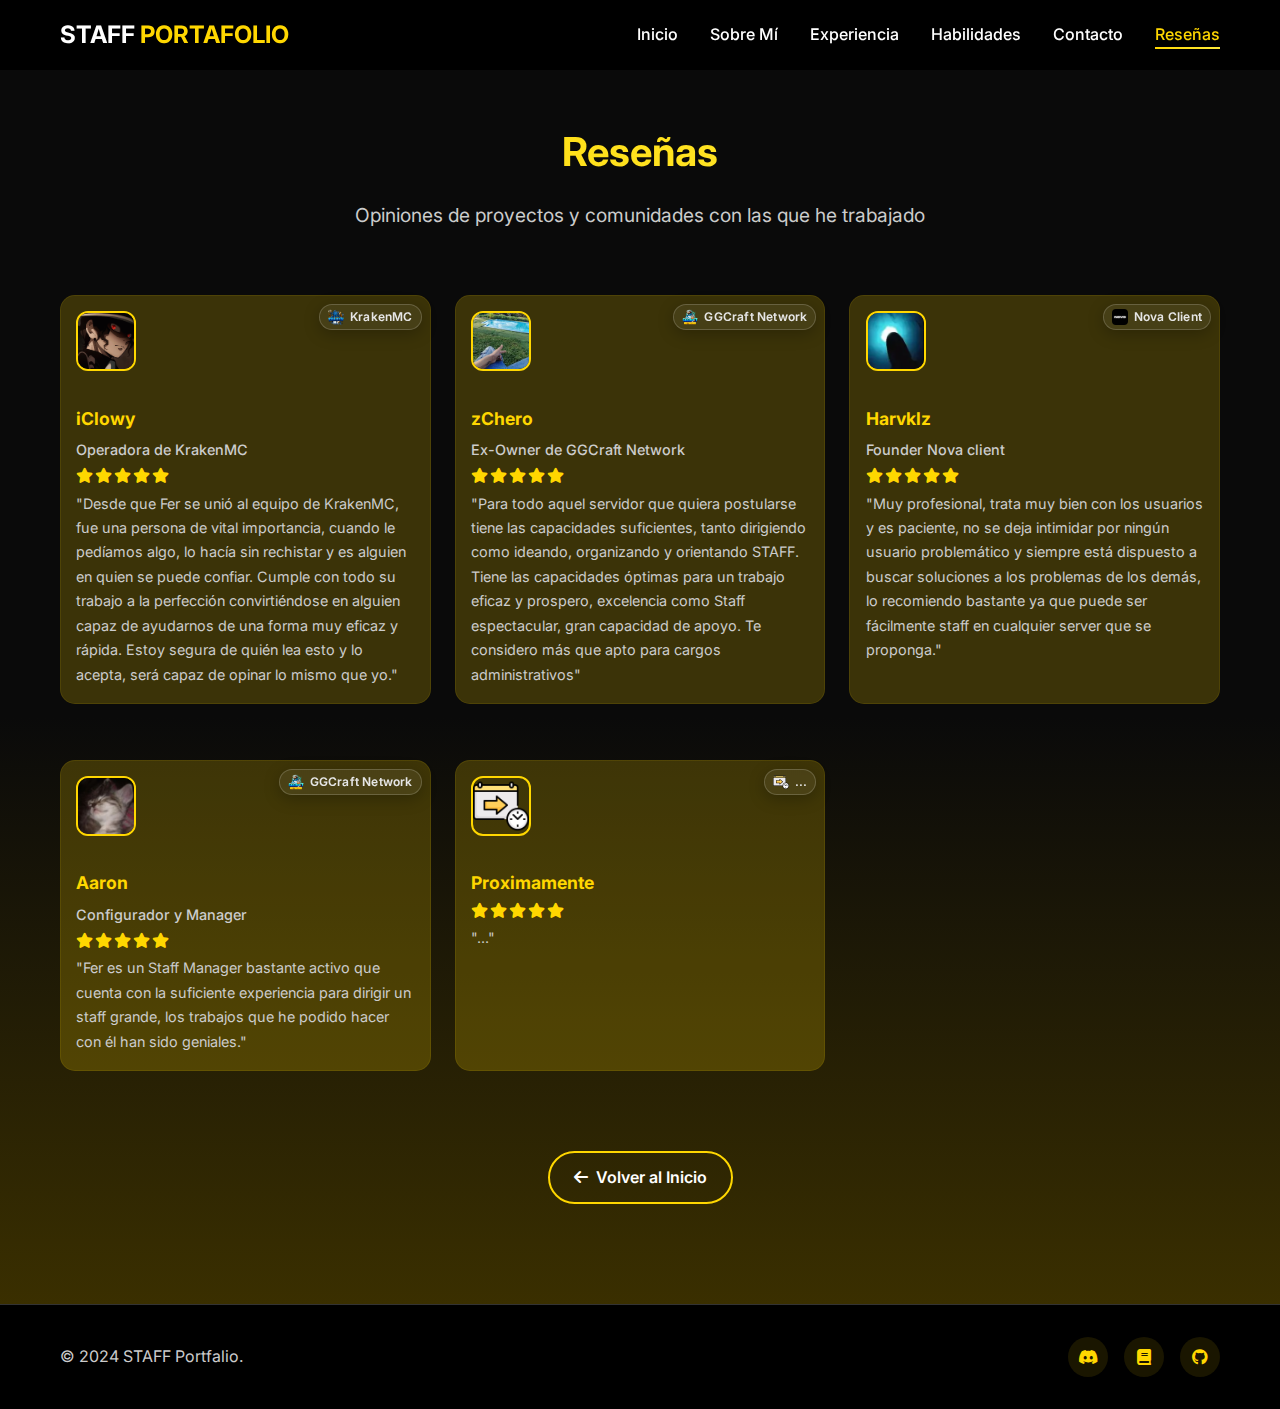
<file: reseñas/index.html>
<!DOCTYPE html>
<html lang="es">
<head>
    <meta charset="UTF-8">
    <meta name="viewport" content="width=device-width, initial-scale=1.0">
    <title>Ferxzz - Reseñas</title>
    <!-- Favicon -->
    <link rel="icon" type="image/x-icon" href="/favicon.ico">
    <link rel="icon" type="image/png" sizes="32x32" href="/favicon-32x32.png">
    <link rel="icon" type="image/png" sizes="16x16" href="/favicon-16x16.png">
    <link rel="apple-touch-icon" sizes="180x180" href="/apple-touch-icon.png">
    <link rel="stylesheet" href="/style.css">
    <link href="https://fonts.googleapis.com/css2?family=Inter:wght@300;400;500;600;700&display=swap" rel="stylesheet">
    <link rel="stylesheet" href="https://cdnjs.cloudflare.com/ajax/libs/font-awesome/6.0.0/css/all.min.css">

    <style>
        /* Ajustes específicos de la página de Reseñas */
        .reviews-grid {
            display: grid;
            grid-template-columns: repeat(3, 1fr);
            gap: 1.5rem;
        }
        .review-card {
            position: relative; /* para posicionar la insignia */
            padding: 0.95rem;
            flex-direction: column;
            align-items: flex-start;
        }
        /* Insignia de servidor (badge) */
        .server-badge {
            position: absolute;
            top: 8px;
            right: 8px;
            display: inline-flex;
            align-items: center;
            gap: 6px;
            padding: 4px 8px;
            border-radius: 999px;
            background: rgba(255, 255, 255, 0.06);
            border: 1px solid rgba(255, 255, 255, 0.18);
            backdrop-filter: blur(6px);
            -webkit-backdrop-filter: blur(6px);
            box-shadow: 0 4px 16px rgba(0, 0, 0, 0.25);
            z-index: 2;
        }
        .server-badge img {
            width: 16px;
            height: 16px;
            border-radius: 4px;
            object-fit: cover;
            display: block;
        }
        .server-badge span {
            font-size: 0.75rem;
            line-height: 1;
            color: #e6e6e6;
            font-weight: 600;
            letter-spacing: 0.2px;
        }
        .server-badge:hover {
            background: rgba(255, 255, 255, 0.1);
            border-color: rgba(255, 255, 255, 0.28);
        }

        .review-card .card-image {
            width: 60px;
            height: 60px;
            border-width: 2px;
            border-radius: 12px; /* esquinas redondeadas */
            margin-bottom: 0.6rem;
        }
        .review-card .card-content h3 {
            margin-bottom: 0.35rem;
            font-size: 1.1rem;
        }
        .review-subtitle {
            color: #cccccc;
            font-size: 0.95rem;
            font-weight: 500;
            margin-bottom: 0.35rem;
        }
        .review-card .card-content p {
            font-size: 0.9rem;
        }
        .review-stars {
            display: flex;
            align-items: center;
            gap: 2px;
            margin-bottom: 0.5rem;
        }
        .review-stars i {
            color: var(--primary-color);
            font-size: 0.95rem;
        }
        @media (max-width: 992px) {
            .reviews-grid {
                grid-template-columns: repeat(2, 1fr);
            }
        }
        @media (max-width: 600px) {
            .reviews-grid {
                grid-template-columns: 1fr;
            }
        }
    </style>
</head>
<body>
    <!-- Navigation -->
    <nav class="navbar">
        <div class="nav-container">
            <div class="nav-logo">
                <span class="logo-text">STAFF</span>
                <span class="logo-accent">PORTAFOLIO</span>
            </div>
            <ul class="nav-menu">
                <li class="nav-item">
                    <a href="/home#home" class="nav-link">Inicio</a>
                </li>
                <li class="nav-item">
                    <a href="/home#about" class="nav-link">Sobre Mí</a>
                </li>
                <li class="nav-item">
                    <a href="/home#experience" class="nav-link">Experiencia</a>
                </li>
                <li class="nav-item">
                    <a href="/home#skills" class="nav-link">Habilidades</a>
                </li>
                <li class="nav-item">
                    <a href="/home#contact" class="nav-link">Contacto</a>
                </li>
                <li class="nav-item">
                    <a href="/reseñas" class="nav-link active reviews-link">Reseñas</a>
                </li>
            </ul>
            <div class="hamburger">
                <span class="bar"></span>
                <span class="bar"></span>
                <span class="bar"></span>
            </div>
        </div>
    </nav>

    <!-- Reviews Section -->
    <section id="reviews" class="about" style="padding-top: 120px;">
        <div class="container">
            <div class="section-header">
                <h2 class="section-title">Reseñas</h2>
                <p class="section-subtitle">Opiniones de proyectos y comunidades con las que he trabajado</p>
            </div>

            <div class="reviews-grid">
                <!-- Review 1 -->
                <div class="about-card review-card">
                    <div class="server-badge" title="Servidor compartido">
                        <img src="/KrakenMc.png" alt="KrakenMC">
                        <span>KrakenMC</span>
                    </div>
                    <div class="card-image">
                        <img src="/iclowy.gif" alt="iClowy" class="floating-img" />
                    </div>
                    <div class="card-content">
                        <h3>iClowy</h3>
                        <p class="review-subtitle">Operadora de KrakenMC</p>
                        <div class="review-stars" aria-label="5 de 5">
                            <i class="fa-solid fa-star"></i>
                            <i class="fa-solid fa-star"></i>
                            <i class="fa-solid fa-star"></i>
                            <i class="fa-solid fa-star"></i>
                            <i class="fa-solid fa-star"></i>
                        </div>
                        <p>
                            "Desde que Fer se unió al equipo de KrakenMC, fue una persona de vital importancia,
                            cuando le pedíamos algo, lo hacía sin rechistar y es alguien en quien se puede confiar.
                            Cumple con todo su trabajo a la perfección convirtiéndose en alguien capaz de ayudarnos 
                            de una forma muy eficaz y rápida.
                            
                            Estoy segura de quién lea esto y lo acepta, será capaz de opinar lo mismo que yo."
                        </p>
                    </div>
                </div>

                <!-- Review 2 -->
                <div class="about-card review-card">
                    <div class="server-badge" title="Servidor compartido">
                        <img src="/GGCraft.png" alt="GGCraft Network">
                        <span>GGCraft Network</span>
                    </div>
                    <div class="card-image">
                        <img src="/zchero.jpg" alt="zChero" class="floating-img" />
                    </div>
                    <div class="card-content">
                        <h3>zChero</h3>
                        <p class="review-subtitle">Ex-Owner de GGCraft Network</p>
                        <div class="review-stars" aria-label="5 de 5">
                            <i class="fa-solid fa-star"></i>
                            <i class="fa-solid fa-star"></i>
                            <i class="fa-solid fa-star"></i>
                            <i class="fa-solid fa-star"></i>
                            <i class="fa-solid fa-star"></i>
                        </div>
                        <p>
                            "Para todo aquel servidor que quiera postularse tiene las capacidades suficientes, 
                            tanto dirigiendo como ideando, organizando y orientando STAFF.
                            Tiene las capacidades óptimas para un trabajo eficaz y prospero, 
                            excelencia como Staff espectacular, gran capacidad de apoyo. Te considero más que apto para cargos administrativos"
                        </p>
                    </div>
                </div>

                <!-- Review 3 -->
                <div class="about-card review-card">
                    <div class="server-badge" title="Servidor compartido">
                        <img src="/Novaclient.png" alt="Nova Client">
                        <span>Nova Client</span>
                    </div>
                    <div class="card-image">
                        <img src="/harvklz.png" alt="Comunidad" class="floating-img" />
                    </div>
                    <div class="card-content">
                        <h3>Harvklz</h3>
                        <p class="review-subtitle">Founder Nova client</p>
                        <div class="review-stars" aria-label="4 de 5">
                            <i class="fa-solid fa-star"></i>
                            <i class="fa-solid fa-star"></i>
                            <i class="fa-solid fa-star"></i>
                            <i class="fa-solid fa-star"></i>
                            <i class="fa-solid fa-star"></i>
                        </div>
                        <p>
                            "Muy profesional, trata muy bien con los usuarios y es paciente,
                            no se deja intimidar por ningún usuario problemático y siempre
                            está dispuesto a buscar soluciones a los problemas de los demás, lo 
                            recomiendo bastante ya que puede ser fácilmente staff en cualquier server que se proponga."
                            
                        </p>
                    </div>
                </div>

                <!-- Review 4 (placeholder) -->
                <div class="about-card review-card">
                    <div class="server-badge" title="Servidor compartido">
                        <img src="/GGCraft.png" alt="GGCraft Network">
                        <span>GGCraft Network</span>
                    </div>
                    <div class="card-image">
                        <img src="/zpanochita.png" alt="zpanochita" class="floating-img" />
                    </div>
                    <div class="card-content">
                        <h3>Aaron</h3>
                        <p class="review-subtitle">Configurador y Manager</p>
                        <div class="review-stars" aria-label="5 de 5">
                            <i class="fa-solid fa-star"></i>
                            <i class="fa-solid fa-star"></i>
                            <i class="fa-solid fa-star"></i>
                            <i class="fa-solid fa-star"></i>
                            <i class="fa-solid fa-star"></i>
                        </div>
                        <p>
                            "Fer es un Staff Manager bastante activo que cuenta con la suficiente
                            experiencia para dirigir un staff grande, los trabajos que he podido hacer con él han sido geniales."
                        </p>
                    </div>
                </div>

                <!-- Review 5 (placeholder) -->
                <div class="about-card review-card">
                    <div class="server-badge" title="Servidor compartido">
                        <img src="/soon.png" alt="Servidor">
                        <span>...</span>
                    </div>
                    <div class="card-image">
                        <img src="/soon.png" alt="Nueva reseña" class="floating-img" />
                    </div>
                    <div class="card-content">
                        <h3>Proximamente</h3>
                        <p class="review-subtitle"></p>
                        <div class="review-stars" aria-label="5 de 5">
                            <i class="fa-solid fa-star"></i>
                            <i class="fa-solid fa-star"></i>
                            <i class="fa-solid fa-star"></i>
                            <i class="fa-solid fa-star"></i>
                            <i class="fa-solid fa-star"></i>
                        </div>
                        <p>
                            "..."
                        </p>
                    </div>
                </div>

                
            </div>

            <!-- CTA: volver al inicio -->
            <div style="margin-top: 3rem; display: flex; justify-content: center;">
                <a href="/home#home" class="btn btn-secondary">
                    <i class="fas fa-arrow-left"></i>
                    Volver al Inicio
                </a>
            </div>
        </div>
    </section>

    <!-- Footer -->
    <footer class="footer">
        <div class="container">
            <div class="footer-content">
                <div class="footer-text">
                    <p>&copy; 2024 STAFF Portfalio.</p>
                </div>
                <div class="footer-social">
                    <a href="https://discord.com/users/747467737537839215" class="social-link"><i class="fab fa-discord"></i></a>
                    <a href="https://e-z.bio/Ferxzz" class="social-link"><i class="fa-solid fa-book"></i>
                    <a href="https://github.com/feerxzz" class="social-link"><i class="fab fa-github"></i></a>
                </div>
            </div>
        </div>
    </footer>

    <script src="/script.js"></script>
    <script>
    // Fallback automático si el servidor no sirve la ruta con ñ
    (function() {
      var preferred = '/reseñas';
      var fallback = '/reviews';
      function swapToFallback() {
        document.querySelectorAll('a[href="' + preferred + '"]').forEach(function(a){
          a.setAttribute('href', fallback);
        });
      }
      try {
        fetch(preferred + '/', { method: 'HEAD', cache: 'no-store' })
          .then(function(res){ if (!res.ok) swapToFallback(); })
          .catch(swapToFallback);
      } catch (e) { swapToFallback(); }
    })();
    </script>
</body>
</html>
</file>
<file: style.css>
/* Reset y Variables */
* {
    margin: 0;
    padding: 0;
    box-sizing: border-box;
}

:root {
    --primary-color: #FFD700;
    --primary-dark: #FFC107;
    --secondary-color: #000000;
    --secondary-light: #1a1a1a;
    --accent-color: #FFEB3B;
    --text-light: #ffffff;
    --text-dark: #333333;
    --text-gray: #666666;
    --bg-dark: #0a0a0a;
    --bg-section: #111111;
    --border-color: #333333;
    --shadow: 0 10px 30px rgba(255, 215, 0, 0.1);
    --shadow-hover: 0 20px 40px rgba(255, 215, 0, 0.2);
    --gradient: linear-gradient(135deg, var(--primary-color), var(--accent-color));
    --gradient-dark: linear-gradient(135deg, var(--secondary-color), var(--secondary-light));
}

/* Base Styles */
html {
    scroll-behavior: smooth;
}

body {
    font-family: 'Inter', sans-serif;
    line-height: 1.6;
    color: var(--text-light);
    background: var(--bg-dark);
    overflow-x: hidden;
}

.container {
    max-width: 1200px;
    margin: 0 auto;
    padding: 0 20px;
}

/* Navigation */
.navbar {
    position: fixed;
    top: 0;
    width: 100%;
    background: rgba(0, 0, 0, 0.95);
    backdrop-filter: blur(10px);
    z-index: 1000;
    transition: all 0.3s ease;
}

.nav-container {
    max-width: 1200px;
    margin: 0 auto;
    padding: 0 20px;
    display: flex;
    justify-content: space-between;
    align-items: center;
    height: 70px;
}

.nav-logo {
    display: flex;
    align-items: center;
    gap: 5px;
}

.logo-text {
    font-size: 1.5rem;
    font-weight: 700;
    color: var(--text-light);
}

.logo-accent {
    font-size: 1.5rem;
    font-weight: 700;
    color: var(--primary-color);
}

.nav-menu {
    display: flex;
    list-style: none;
    gap: 2rem;
}

.nav-link {
    color: var(--text-light);
    text-decoration: none;
    font-weight: 500;
    transition: all 0.3s ease;
    position: relative;
}

.nav-link:hover,
.nav-link.active {
    color: var(--primary-color);
}

.nav-link::after {
    content: '';
    position: absolute;
    bottom: -5px;
    left: 0;
    width: 0;
    height: 2px;
    background: var(--gradient);
    transition: width 0.3s ease;
}

.nav-link:hover::after,
.nav-link.active::after {
    width: 100%;
}

.hamburger {
    display: none;
    flex-direction: column;
    cursor: pointer;
}

.bar {
    width: 25px;
    height: 3px;
    background: var(--primary-color);
    margin: 3px 0;
    transition: 0.3s;
}

/* Hero Section */
.hero {
    min-height: 100vh;
    display: flex;
    align-items: center;
    background: var(--bg-dark);
    position: relative;
    overflow: hidden;
}

.hero::before {
    content: '';
    display: none;
}

/* Canvas background for hero */
.hero canvas.hero-fx {
    position: absolute;
    inset: 0;
    z-index: 0;
    pointer-events: none;
}

.hero-container {
    max-width: 1200px;
    margin: 0 auto;
    padding: 0 20px;
    position: relative;
    z-index: 2;
}

.hero-content {
    display: grid;
    grid-template-columns: 1fr 1fr;
    gap: 4rem;
    align-items: center;
}

.hero-title {
    font-size: 3.5rem;
    font-weight: 700;
    line-height: 1.2;
    margin-bottom: 1.5rem;
}

.title-line {
    display: block;
}

.title-line.accent {
    background: var(--gradient);
    -webkit-background-clip: text;
    -webkit-text-fill-color: transparent;
    background-clip: text;
}

.hero-description {
    font-size: 1.2rem;
    color: #cccccc;
    margin-bottom: 2rem;
    line-height: 1.8;
}

.hero-buttons {
    display: flex;
    gap: 1rem;
    flex-wrap: wrap;
}

.btn {
    display: inline-flex;
    align-items: center;
    gap: 0.5rem;
    padding: 12px 24px;
    border: none;
    border-radius: 50px;
    text-decoration: none;
    font-weight: 600;
    transition: all 0.3s ease;
    cursor: pointer;
    font-size: 1rem;
}

.btn-primary {
    background: var(--gradient);
    color: var(--secondary-color);
    box-shadow: var(--shadow);
}

.btn-primary:hover {
    transform: translateY(-2px);
    box-shadow: var(--shadow-hover);
}

.btn-secondary {
    background: transparent;
    color: var(--text-light);
    border: 2px solid var(--primary-color);
}

.btn-secondary:hover {
    background: var(--primary-color);
    color: var(--secondary-color);
    transform: translateY(-2px);
}

.btn-full {
    width: 100%;
    justify-content: center;
}

/* Hero Image */
.hero-image {
    position: relative;
    height: 400px;
}

.image-container {
    position: relative;
    width: 100%;
    height: 100%;
}

.floating-card {
    position: absolute;
    background: rgba(255, 215, 0, 0.1);
    backdrop-filter: blur(10px);
    border: 1px solid rgba(255, 215, 0, 0.3);
    border-radius: 15px;
    padding: 1.5rem;
    display: flex;
    flex-direction: column;
    align-items: center;
    gap: 0.5rem;
    animation: float 6s ease-in-out infinite;
}

.floating-card i {
    font-size: 2rem;
    color: var(--primary-color);
}

.floating-card span {
    font-weight: 600;
    color: var(--text-light);
}

.card-image {
    width: 80px;
    height: 80px;
    border-radius: 50%;
    overflow: hidden;
    border: 3px solid var(--primary-color);
    display: flex;
    align-items: center;
    justify-content: center;
}

.floating-img {
    width: 100%;
    height: 100%;
    object-fit: cover;
    transition: all 0.3s ease;
}

.floating-img:hover {
    transform: scale(1.1);
}

.card-1 {
    top: 20%;
    left: 10%;
    animation-delay: 0s;
}

.card-2 {
    top: 50%;
    right: 20%;
    animation-delay: 2s;
}

.card-3 {
    bottom: 20%;
    left: 30%;
    animation-delay: 4s;
}

.card-4 {
    top: 10%;
    right: 10%;
    animation-delay: 6s;
}

@keyframes float {
    0%, 100% { transform: translateY(0px); }
    50% { transform: translateY(-20px); }
}

/* Section Styles */
.section-header {
    text-align: center;
    margin-bottom: 4rem;
}

.section-title {
    font-size: 2.5rem;
    font-weight: 700;
    margin-bottom: 1rem;
    background: var(--gradient);
    -webkit-background-clip: text;
    -webkit-text-fill-color: transparent;
    background-clip: text;
}

.section-subtitle {
    font-size: 1.2rem;
    color: #cccccc;
}

/* About Section */
.about {
    padding: 100px 0;
    background: linear-gradient(180deg, #0a0a0a 0%, #0a0a0a 55%, #3a2f00 100%);
    overflow: clip;
}


.about-content {
    display: grid;
    grid-template-columns: 2fr 1fr;
    gap: 4rem;
    align-items: start;
}

.about-card {
    display: flex;
    gap: 1.5rem;
    margin-bottom: 2rem;
    padding: 2rem;
    background: rgba(255, 215, 0, 0.2);
    border-radius: 15px;
    border: 1px solid rgba(255, 215, 0, 0.1);
    transition: all 0.3s ease;
}

.about-card:hover {
    transform: translateY(-5px);
    box-shadow: var(--shadow);
}

.card-icon {
    flex-shrink: 0;
    width: 60px;
    height: 60px;
    background: var(--gradient);
    border-radius: 15px;
    display: flex;
    align-items: center;
    justify-content: center;
}

.card-icon i {
    font-size: 1.5rem;
    color: var(--secondary-color);
}

.card-content h3 {
    font-size: 1.3rem;
    margin-bottom: 0.5rem;
    color: var(--primary-color);
}

.card-content p {
    color: #cccccc;
    line-height: 1.7;
}

.about-stats {
    display: grid;
    grid-template-columns: 1fr;
    gap: 2rem;
}

.stat-item {
    text-align: center;
    padding: 2rem;
    background: rgba(255, 215, 0, 0.2);
    border-radius: 15px;
    border: 1px solid rgba(255, 215, 0, 0.1);
    transition: all 0.3s ease;
}

.stat-item:hover {
    transform: translateY(-5px);
    box-shadow: var(--shadow);
}

.stat-number {
    font-size: 2.5rem;
    font-weight: 700;
    color: var(--primary-color);
    margin-bottom: 0.5rem;
}

.stat-label {
    color: #cccccc;
    font-weight: 500;
}

/* Experience Section */
.experience {
    padding: 120px 0; /* un poco más alto para "hero" */
    background: radial-gradient(1200px 600px at 20% 10%, rgba(255, 215, 0, 0.06), rgba(0,0,0,0)) , var(--bg-dark);
    position: relative;
    overflow: clip; /* para el canvas */
}
.experience::after {
    content: '';
    position: absolute;
    inset: 0;
    background: url('data:image/svg+xml,<svg xmlns="http://www.w3.org/2000/svg" viewBox="0 0 100 100"><defs><pattern id="grid2" width="10" height="10" patternUnits="userSpaceOnUse"><path d="M 10 0 L 0 0 0 10" fill="none" stroke="%23FFD700" stroke-width="0.5" opacity="0.04"/></pattern></defs><rect width="100" height="100" fill="url(%23grid2)"/></svg>');
    pointer-events: none;
    z-index: 0;
}

.experience .container {
    position: relative;
    z-index: 2; /* sobre el canvas */
}

.experience canvas.experience-fx {
    position: absolute;
    inset: 0;
    z-index: 1;
    pointer-events: none;
}

.timeline {
    position: relative;
    max-width: 800px;
    margin: 0 auto;
}

.timeline::before {
    content: '';
    position: absolute;
    left: 50%;
    top: 0;
    bottom: 0;
    width: 2px;
    background: transparent;
    transform: translateX(-50%);
    display: none;
}

.timeline-item {
    position: relative;
    margin-bottom: 3rem;
}

.timeline-item:nth-child(odd) .timeline-content {
    margin-right: calc(50% + 30px);
    text-align: right;
}

.timeline-item:nth-child(even) .timeline-content {
    margin-left: calc(50% + 30px);
}

.timeline-dot {
    position: absolute;
    left: 50%;
    top: 20px;
    width: 20px;
    height: 20px;
    background: var(--gradient);
    border-radius: 50%;
    transform: translateX(-50%);
    z-index: 2;
}

.timeline-content {
    background: rgba(255, 215, 0, 0.05);
    padding: 2rem;
    border-radius: 15px;
    border: 1px solid rgba(255, 215, 0, 0.1);
    transition: all 0.3s ease;
}

.timeline-content:hover {
    transform: translateY(-5px);
    box-shadow: var(--shadow);
}

.timeline-image {
    margin-bottom: 1.5rem;
    text-align: center;
}

.experience-img {
    width: 120px;
    height: 90px;
    object-fit: cover;
    border-radius: 10px;
    border: 2px solid rgba(255, 215, 0, 0.3);
    transition: all 0.3s ease;
}

.experience-img:hover {
    border-color: var(--primary-color);
    transform: scale(1.05);
    box-shadow: 0 5px 15px rgba(255, 215, 0, 0.3);
}

.timeline-header {
    display: flex;
    justify-content: space-between;
    align-items: center;
    margin-bottom: 0.5rem;
    flex-wrap: wrap;
    gap: 1rem;
}

.timeline-header h3 {
    color: var(--primary-color);
    font-size: 1.3rem;
}

.timeline-date {
    background: var(--gradient);
    color: var(--secondary-color);
    padding: 0.3rem 1rem;
    border-radius: 20px;
    font-size: 0.9rem;
    font-weight: 600;
}

.timeline-company {
    color: #cccccc;
    font-weight: 600;
    margin-bottom: 1rem;
}

.timeline-description {
    color: #aaaaaa;
    line-height: 1.7;
    margin-bottom: 1rem;
}

.timeline-skills {
    display: flex;
    flex-wrap: wrap;
    gap: 0.5rem;
}

.skill-tag {
    background: rgba(255, 215, 0, 0.2);
    color: var(--primary-color);
    padding: 0.3rem 0.8rem;
    border-radius: 15px;
    font-size: 0.8rem;
    font-weight: 500;
}

/* Skills Section */
.skills {
    padding: 100px 0;
    background: var(--bg-section);
}

.skills-grid {
    display: grid;
    grid-template-columns: 1fr 1fr;
    gap: 4rem;
}

.skill-category {
    background: rgba(255, 215, 0, 0.05);
    padding: 2.5rem;
    border-radius: 20px;
    border: 1px solid rgba(255, 215, 0, 0.1);
}

.category-title {
    display: flex;
    align-items: center;
    gap: 1rem;
    font-size: 1.5rem;
    color: var(--primary-color);
    margin-bottom: 2rem;
}

.category-title i {
    font-size: 1.8rem;
}

.skill-item {
    margin-bottom: 2rem;
}

.skill-info {
    display: flex;
    justify-content: space-between;
    margin-bottom: 0.5rem;
}

.skill-name {
    font-weight: 600;
    color: var(--text-light);
}

.skill-percentage {
    color: var(--primary-color);
    font-weight: 600;
}

.skill-bar {
    height: 8px;
    background: rgba(255, 255, 255, 0.1);
    border-radius: 10px;
    overflow: hidden;
}

.skill-progress {
    height: 100%;
    background: var(--gradient);
    border-radius: 10px;
    width: 0;
    transition: width 1s ease;
}

/* Contact Section */
.contact {
    padding: 100px 0;
    background: var(--bg-dark);
}

.contact-content {
    display: flex;
    justify-content: center;
    align-items: center;
}

.contact-info {
    display: flex;
    flex-direction: column;
    gap: 2rem;
    max-width: 600px;
    width: 100%;
}

.contact-card {
    display: flex;
    align-items: center;
    gap: 1.5rem;
    padding: 2rem;
    background: rgba(255, 215, 0, 0.05);
    border-radius: 15px;
    border: 1px solid rgba(255, 215, 0, 0.1);
    transition: all 0.3s ease;
}

.contact-card:hover {
    transform: translateY(-5px);
    box-shadow: var(--shadow);
}

.contact-icon {
    width: 60px;
    height: 60px;
    background: var(--gradient);
    border-radius: 15px;
    display: flex;
    align-items: center;
    justify-content: center;
    flex-shrink: 0;
}

.contact-icon i {
    font-size: 1.5rem;
    color: var(--secondary-color);
}

.contact-details h3 {
    color: var(--primary-color);
    margin-bottom: 0.5rem;
}

.contact-details p {
    color: #cccccc;
    margin-bottom: 0.5rem;
}

.contact-link {
    color: var(--primary-color);
    text-decoration: none;
    font-weight: 600;
    transition: all 0.3s ease;
}

.contact-link:hover {
    color: var(--accent-color);
}

/* Form Styles */
.form {
    display: flex;
    flex-direction: column;
    gap: 1.5rem;
}

.form-group {
    position: relative;
}

.form-input {
    width: 100%;
    padding: 1rem 1.5rem;
    background: rgba(255, 255, 255, 0.05);
    border: 1px solid rgba(255, 215, 0, 0.2);
    border-radius: 10px;
    color: var(--text-light);
    font-size: 1rem;
    transition: all 0.3s ease;
}

.form-input:focus {
    outline: none;
    border-color: var(--primary-color);
    box-shadow: 0 0 0 3px rgba(255, 215, 0, 0.1);
}

.form-input::placeholder {
    color: #888888;
}

.form-textarea {
    resize: vertical;
    min-height: 120px;
}

/* Footer */
.footer {
    background: var(--secondary-color);
    padding: 2rem 0;
    border-top: 1px solid var(--border-color);
}

.footer-content {
    display: flex;
    justify-content: space-between;
    align-items: center;
    flex-wrap: wrap;
    gap: 1rem;
}

.footer-text {
    color: #cccccc;
}

.footer-social {
    display: flex;
    gap: 1rem;
}

.social-link {
    width: 40px;
    height: 40px;
    background: rgba(255, 215, 0, 0.1);
    border-radius: 50%;
    display: flex;
    align-items: center;
    justify-content: center;
    color: var(--primary-color);
    text-decoration: none;
    transition: all 0.3s ease;
}

.social-link:hover {
    background: var(--primary-color);
    color: var(--secondary-color);
    transform: translateY(-2px);
}

/* Section edge blending */
.about, .experience, .skills, .contact { position: relative; z-index: 1; }
.about::before,
.experience::before,
.skills::before,
.contact::before {
    content: '';
    position: absolute;
    left: 0; right: 0;
    top: -160px;
    height: 160px;
    pointer-events: none;
    z-index: 0; /* detrás del contenido */
}
/* Asegurar contenido sobre el difuminado */
.about .container, .skills .container, .contact .container { position: relative; z-index: 2; }
/* Blend from previous section bg to current section bg */
.about::before {
    background: linear-gradient(to bottom, var(--bg-dark) 0%, var(--bg-section) 100%);
}
.experience::before {
    background: linear-gradient(to bottom, var(--bg-section) 0%, var(--bg-dark) 100%);
}
.skills::before {
    background: linear-gradient(to bottom, var(--bg-dark) 0%, var(--bg-section) 100%);
}
.contact::before {
    background: linear-gradient(to bottom, var(--bg-section) 0%, var(--bg-dark) 100%);
}



/* Reviews creative background canvas setup */
#reviews { position: relative; overflow: clip; }
#reviews .container { position: relative; z-index: 2; }
#reviews canvas.reviews-fx { position: absolute; inset: 0; z-index: 1; pointer-events: none; }

/* Remove blend on last section (Contact) */
.contact::before { display: none; }

/* Responsive Design */
@media (max-width: 768px) {
    .hamburger {
        display: flex;
    }
    
    .nav-menu {
        position: fixed;
        left: -100%;
        top: 70px;
        flex-direction: column;
        background: rgba(0, 0, 0, 0.95);
        width: 100%;
        text-align: center;
        transition: 0.3s;
        padding: 2rem 0;
    }
    
    .nav-menu.active {
        left: 0;
    }
    
    .hero-content {
        grid-template-columns: 1fr;
        text-align: center;
        gap: 2rem;
    }
    
    .hero-title {
        font-size: 2.5rem;
    }
    
    .about-content {
        grid-template-columns: 1fr;
        gap: 2rem;
    }
    
    .skills-grid {
        grid-template-columns: 1fr;
        gap: 2rem;
    }
    
    .contact-content {
        flex-direction: column;
        align-items: center;
    }
    
    .timeline::before {
        left: 20px;
    }
    
    .timeline-item:nth-child(odd) .timeline-content,
    .timeline-item:nth-child(even) .timeline-content {
        margin-left: 50px;
        margin-right: 0;
        text-align: left;
    }
    
    .timeline-dot {
        left: 20px;
    }
    
    .timeline-header {
        flex-direction: column;
        align-items: flex-start;
    }
    
    .experience-img {
        width: 100px;
        height: 75px;
    }
}

@media (max-width: 480px) {
    .container {
        padding: 0 15px;
    }
    
    .hero-title {
        font-size: 2rem;
    }
    
    .section-title {
        font-size: 2rem;
    }
    
    .about-card,
    .contact-card {
        flex-direction: column;
        text-align: center;
    }
    
    .hero-buttons {
        flex-direction: column;
        width: 100%;
    }
    
    .btn {
        width: 100%;
        justify-content: center;
    }
}
</file>
